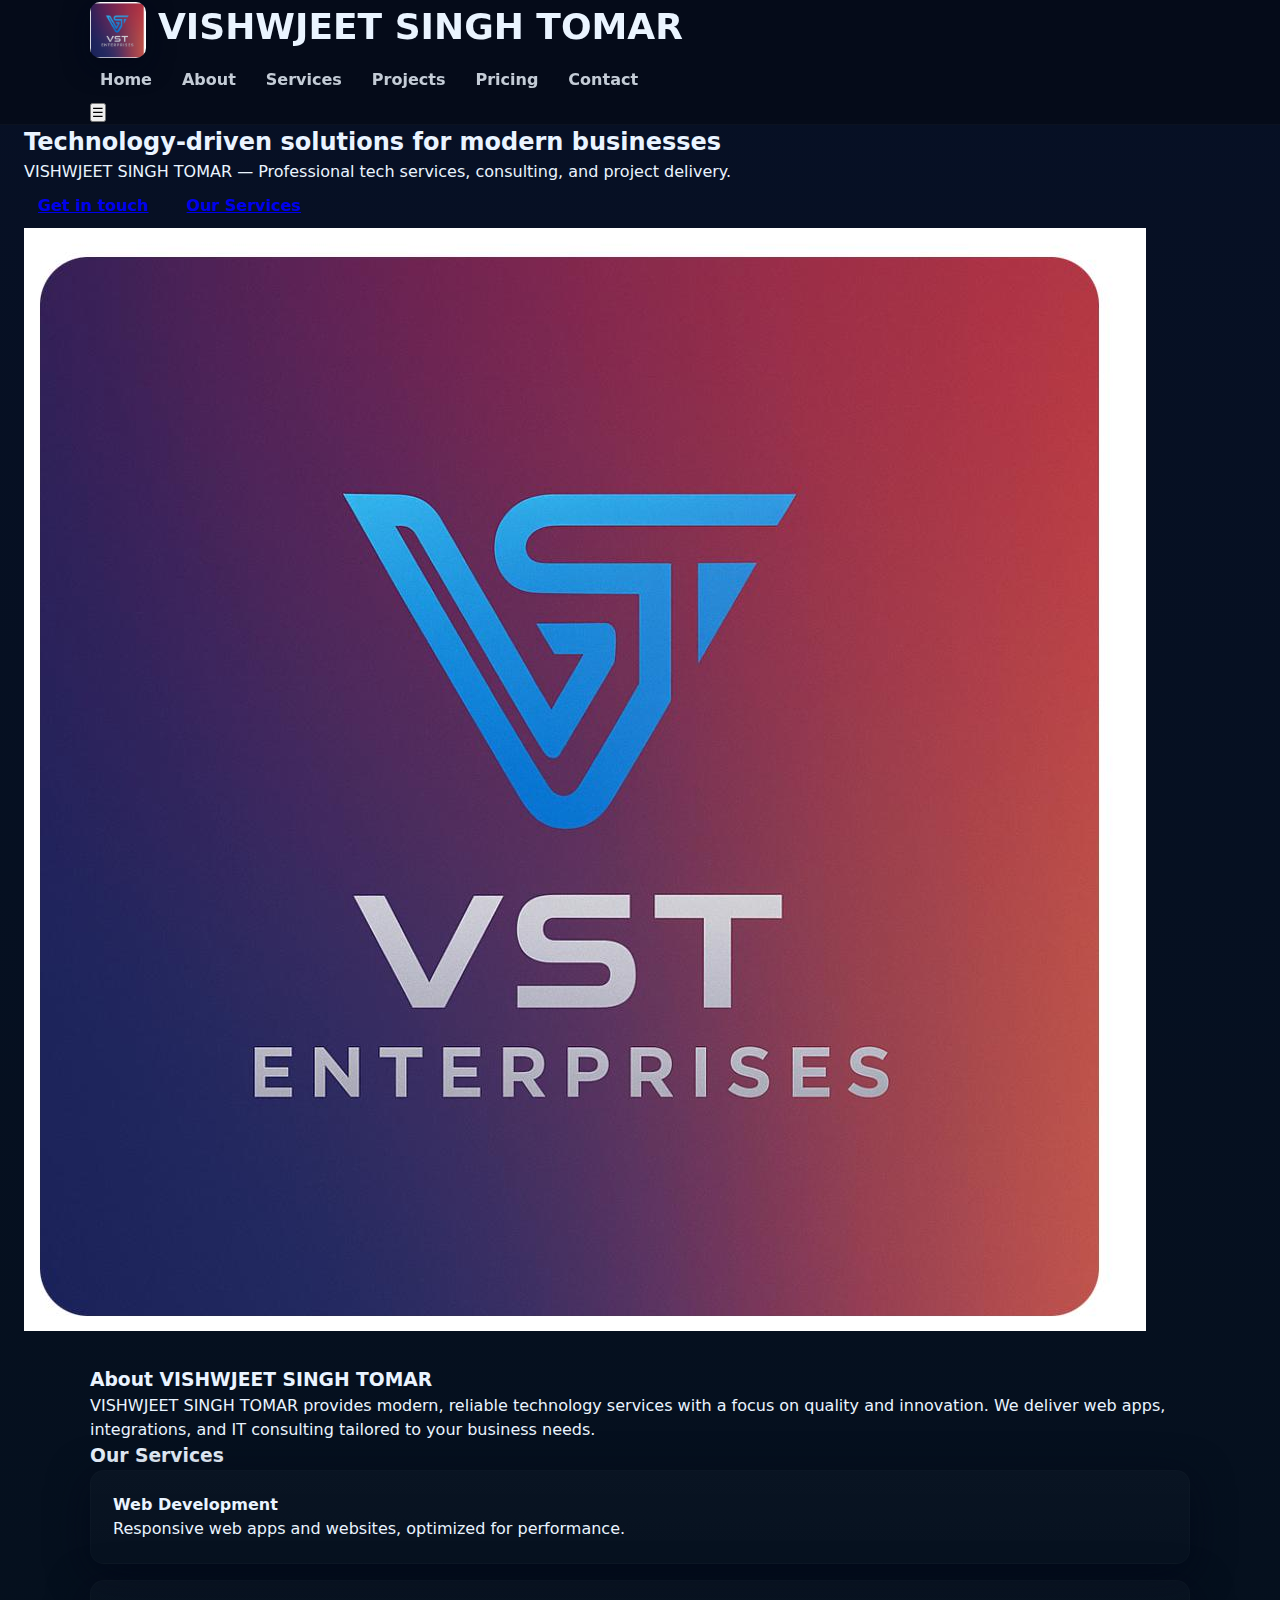
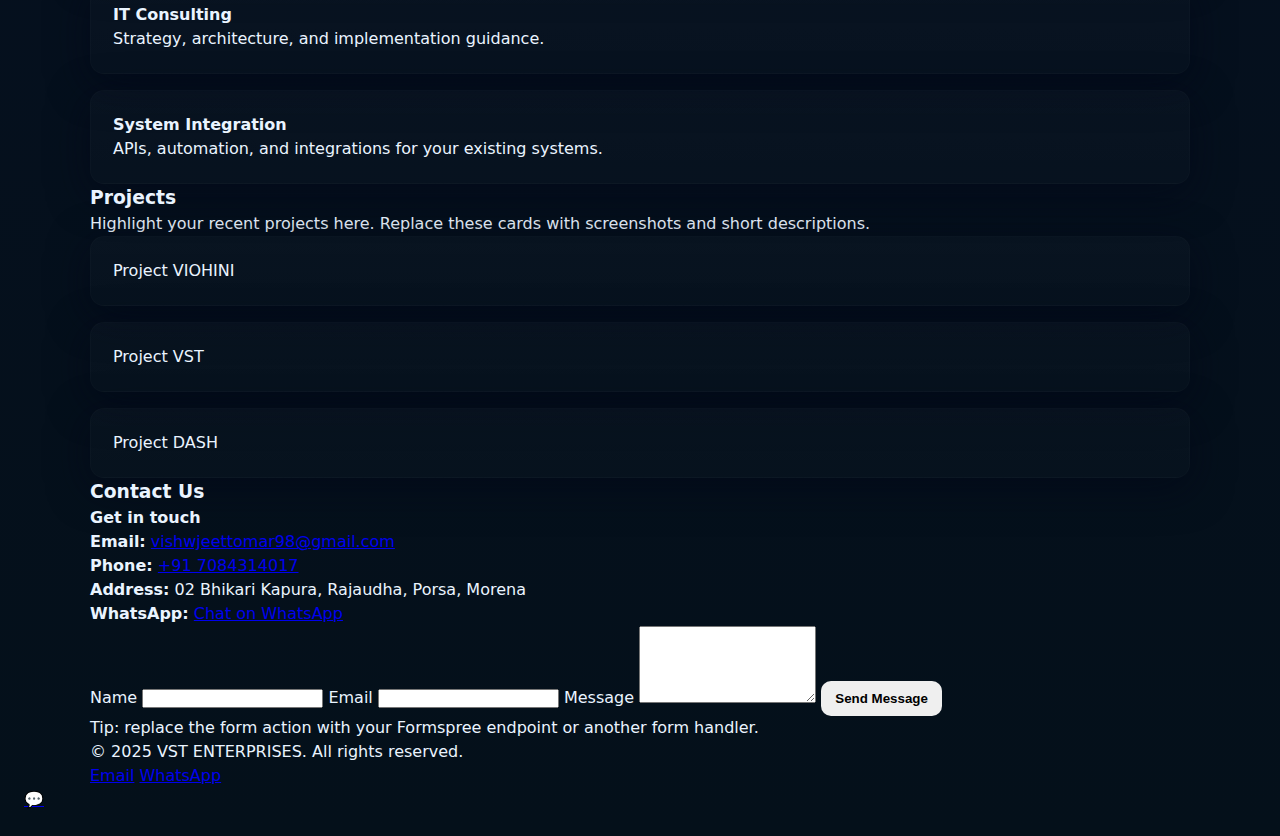
<file: index.html>
<!doctype html>
<html lang="en">
<head>
  <meta charset="utf-8" />
  <meta name="viewport" content="width=device-width,initial-scale=1" />
  <title>VISHWJEET SINGH TOMAR</title>
  <meta name="description" content="VISHWJEET SINGH TOMAR - Tech solutions and services" />
  <link rel="stylesheet" href="styles.css" />
</head>
<body>
  <header class="site-header">
    <div class="container">
      <div class="brand">
        <img src="assets/logo.png" alt="VST ENTERPRISES logo" class="logo" />
        <h1>VISHWJEET SINGH TOMAR</h1>
      </div>
      <nav class="nav">
    <a href="#home">Home</a>
    <a href="#about">About</a>
    <a href="#services">Services</a>
    <a href="#projects">Projects</a>
    <a href="pricing.html">Pricing</a>
    <a href="#contact">Contact</a>
</nav>

      </nav>
      <button class="menu-toggle" aria-label="Open menu">☰</button>
    </div>
  </header>

  <main>
    <section id="home" class="hero">
      <div class="container hero-inner">
        <div class="hero-text">
          <h2>Technology-driven solutions for modern businesses</h2>
          <p>VISHWJEET SINGH TOMAR — Professional tech services, consulting, and project delivery.</p>
          <div class="cta">
            <a class="btn" href="#contact">Get in touch</a>
            <a class="btn ghost" href="#services">Our Services</a>
          </div>
        </div>
        <div class="hero-image">
          <img src="assets/logo.png" alt="VST logo large" />
        </div>
      </div>
    </section>

    <section id="about" class="section">
      <div class="container">
        <h3>About VISHWJEET SINGH TOMAR</h3>
        <p>VISHWJEET SINGH TOMAR provides modern, reliable technology services with a focus on quality and innovation. We deliver web apps, integrations, and IT consulting tailored to your business needs.</p>
      </div>
    </section>

    <section id="services" class="section alt">
      <div class="container">
        <h3>Our Services</h3>
        <div class="grid">
          <div class="card"><h4>Web Development</h4><p>Responsive web apps and websites, optimized for performance.</p></div>
          <div class="card"><h4>IT Consulting</h4><p>Strategy, architecture, and implementation guidance.</p></div>
          <div class="card"><h4>System Integration</h4><p>APIs, automation, and integrations for your existing systems.</p></div>
        </div>
      </div>
    </section>

    <section id="projects" class="section">
      <div class="container">
        <h3>Projects</h3>
        <p>Highlight your recent projects here. Replace these cards with screenshots and short descriptions.</p>
        <div class="grid">
          <div class="card small">Project VIOHINI</div>
          <div class="card small">Project VST</div>
          <div class="card small">Project DASH</div>
        </div>
      </div>
    </section>

    <section id="contact" class="section contact-section">
      <div class="container">
        <h3>Contact Us</h3>
        <div class="contact-grid">
          <div class="contact-card">
            <h4>Get in touch</h4>
            <p><strong>Email:</strong> <a href="mailto:vishwjeettomar98@gmail.com">vishwjeettomar98@gmail.com</a></p>
            <p><strong>Phone:</strong> <a href="tel:+917084314017">+91 7084314017</a></p>
            <p><strong>Address:</strong> 02 Bhikari Kapura, Rajaudha, Porsa, Morena</p>
            <p><strong>WhatsApp:</strong> <a href="https://wa.me/917084314013" target="_blank">Chat on WhatsApp</a></p>
          </div>
          <div class="contact-card">
            <form id="contact-form" action="https://formspree.io/f/your-form-id" method="POST">
              <label for="name">Name</label>
              <input id="name" name="name" required />
              <label for="email">Email</label>
              <input id="email" name="email" type="email" required />
              <label for="message">Message</label>
              <textarea id="message" name="message" rows="5" required></textarea>
              <button type="submit" class="btn">Send Message</button>
              <p class="form-note">Tip: replace the form action with your Formspree endpoint or another form handler.</p>
            </form>
          </div>
        </div>
      </div>
    </section>
  </main>

  <footer class="site-footer">
    <div class="container">
      <p>© 2025 VST ENTERPRISES. All rights reserved.</p>
      <div class="social">
        <a href="mailto:vishwjeettomar98@gmail.com">Email</a>
        <a href="https://wa.me/917084314013" target="_blank">WhatsApp</a>
      </div>
    </div>
  </footer>

  <a class="whatsapp-float" href="https://wa.me/917084314013" target="_blank" aria-label="Chat on WhatsApp">💬</a>

  <script src="script.js"></script>
</body>
</html>
</file>
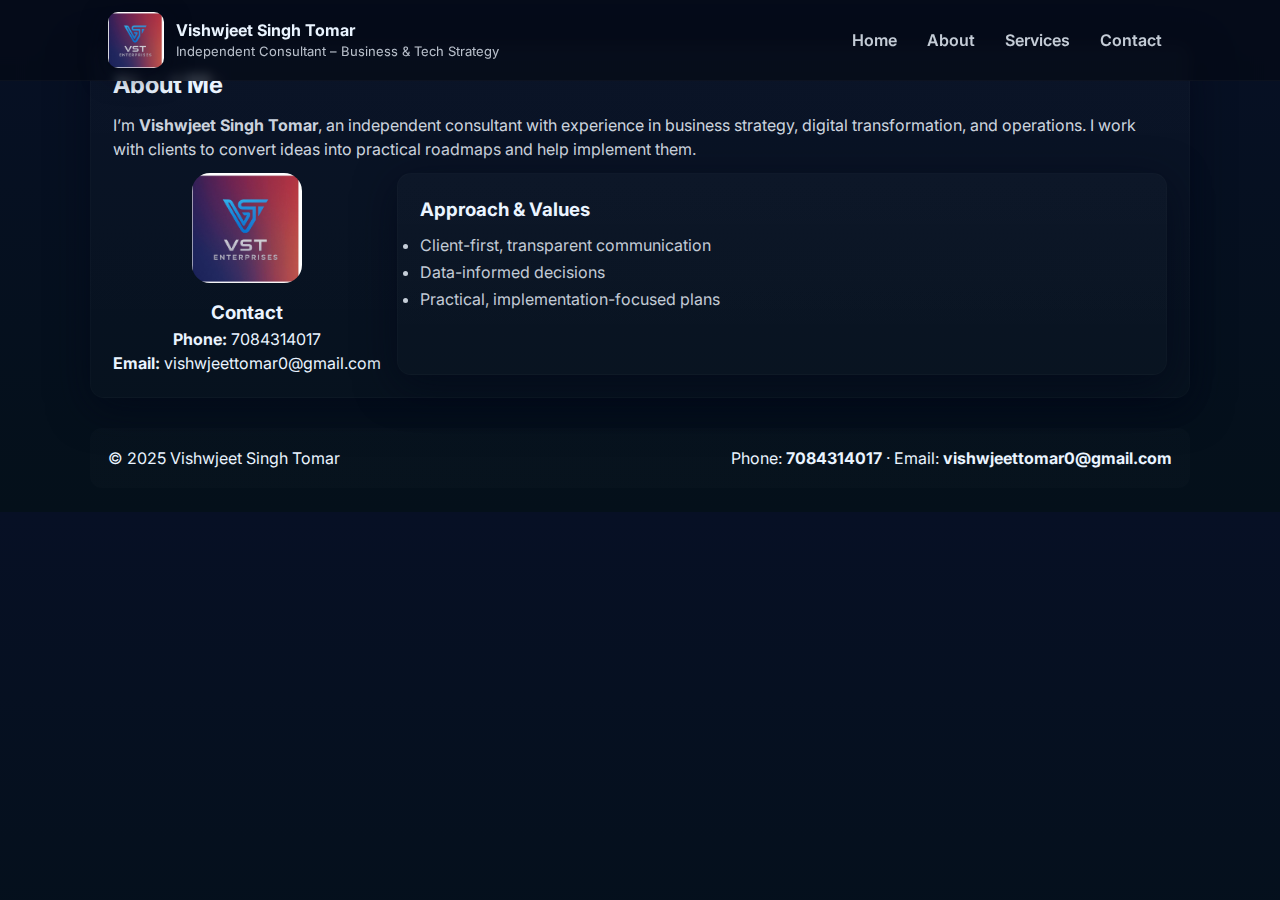
<file: about.html>
<!doctype html>
<html lang="en">
<head>
  <meta charset="utf-8"/>
  <meta name="viewport" content="width=device-width,initial-scale=1"/>
  <title>About — Vishwjeet Singh Tomar</title>
  <link href="https://fonts.googleapis.com/css2?family=Inter:wght@300;600;800&display=swap" rel="stylesheet">
  <link rel="stylesheet" href="/styles.css">

  <!-- SEO Meta -->
  <meta name="description" content="Independent Consultant – Vishwjeet Singh Tomar. Business & Tech Strategy, startup advisory, growth plans. Contact for consulting services.">
  <meta name="keywords" content="Vishwjeet Singh Tomar, consultant, business consultant India, startup advisory, growth strategy">
  <!-- OpenGraph -->
  <meta property="og:title" content="Vishwjeet Singh Tomar — Independent Consultant">
  <meta property="og:description" content="Business & Tech Strategy, startup advisory, growth plans. Contact for consultations.">
  <meta property="og:image" content="/assets/logo.png">
  <meta property="og:type" content="website">
  <!-- Twitter -->
  <meta name="twitter:card" content="summary_large_image">
  <meta name="twitter:title" content="Vishwjeet Singh Tomar — Independent Consultant">
  <meta name="twitter:description" content="Business & Tech Strategy, startup advisory, growth plans.">
  <meta name="twitter:image" content="/assets/logo.png">
  <!-- Google Analytics 4 (replace G-XXXXXXXXXX with your Measurement ID) -->
  <!-- Google Analytics -->
  <script async src="https://www.googletagmanager.com/gtag/js?id=G-XXXXXXXXXX"></script>
  <script>
    window.dataLayer = window.dataLayer || [];
    function gtag(){dataLayer.push(arguments);}
    gtag('js', new Date());
    gtag('config', 'G-XXXXXXXXXX');
  </script>

</head>
<body>
<header class="site-header">
  <div class="header-inner">
    <a class="brand" href="/index.html">
      <img src="/assets/logo.png" alt="logo">
      <div>
        <div class="title">Vishwjeet Singh Tomar</div>
        <div style="font-size:13px;color:rgba(230,238,248,0.8)">Independent Consultant – Business & Tech Strategy</div>
      </div>
    </a>
    <nav class="nav">
      <a href="/index.html">Home</a>
      <a href="/about.html">About</a>
      <a href="/services.html">Services</a>
      <a href="/contact.html">Contact</a>
    </nav>
  </div>
</header>
<main class="container">
  <section class="card section fade-up" style="margin-top:20px">
    <h2>About Me</h2>
    <p style="margin-top:10px;color:rgba(230,238,248,0.9)">
      I’m <strong>Vishwjeet Singh Tomar</strong>, an independent consultant with experience in business strategy, digital transformation, and operations. I work with clients to convert ideas into practical roadmaps and help implement them.
    </p>
    <div style="display:flex;gap:16px;margin-top:12px;flex-wrap:wrap">
      <div style="min-width:220px;text-align:center" class="profile">
        <img src="/assets/logo.png" alt="logo">
        <h3>Contact</h3>
        <p><strong>Phone:</strong> 7084314017<br><strong>Email:</strong> vishwjeettomar0@gmail.com</p>
      </div>
      <div style="flex:1" class="card">
        <h3>Approach & Values</h3>
        <ul style="margin-top:8px;color:rgba(230,238,248,0.85);line-height:1.7">
          <li>Client-first, transparent communication</li>
          <li>Data-informed decisions</li>
          <li>Practical, implementation-focused plans</li>
        </ul>
      </div>
    </div>
  </section>

</main>
<footer class="container">
  <div class="footer">
    <div>© 2025 Vishwjeet Singh Tomar</div>
    <div>Phone: <strong>7084314017</strong> · Email: <strong>vishwjeettomar0@gmail.com</strong></div>
  </div>
</footer>
<script src="/script.js"></script>
</body>
</html>
</file>
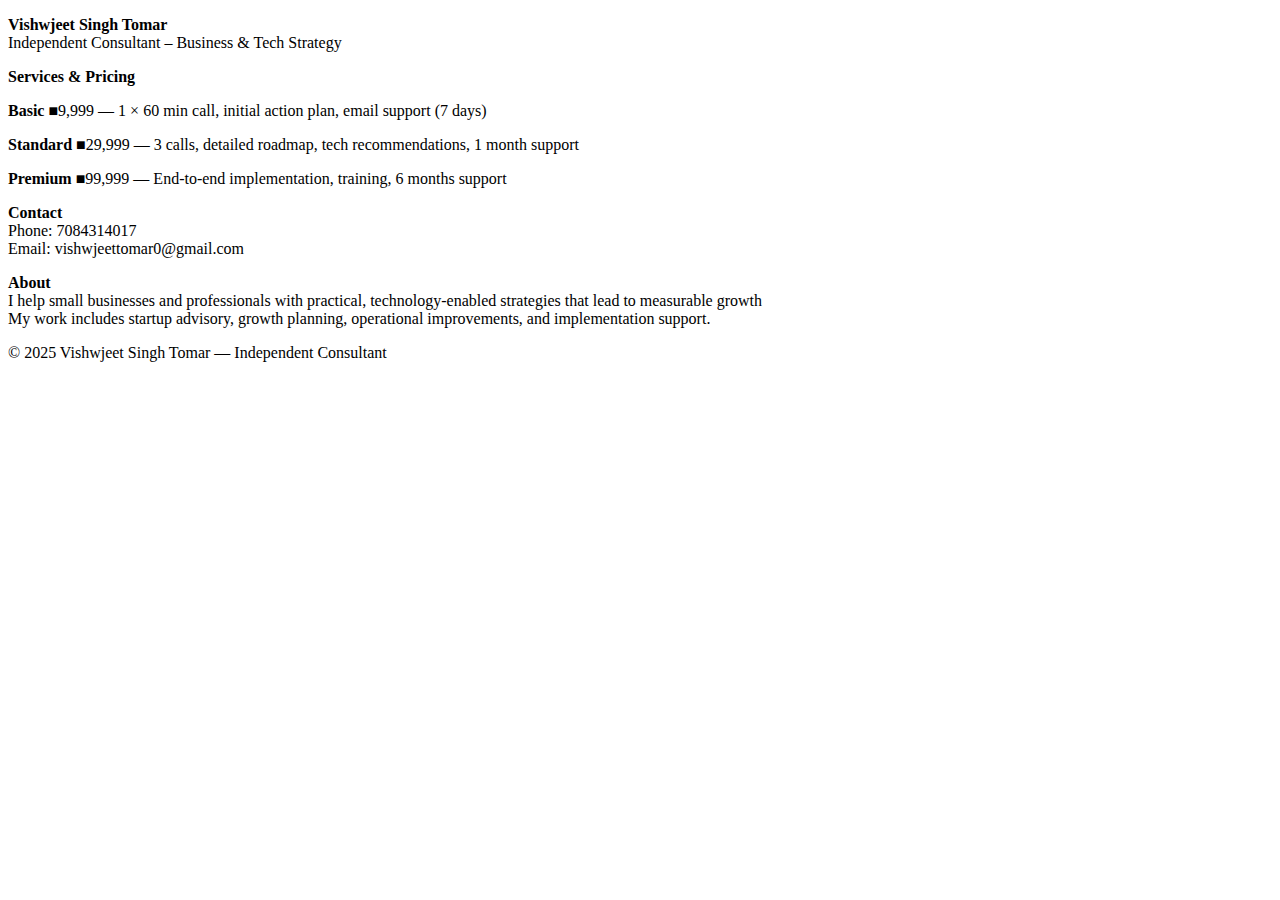
<file: brochure (1).html>
<!DOCTYPE html PUBLIC "-//W3C//DTD HTML 4.01 Transitional//EN"
"http://www.w3.org/TR/html4/loose.dtd">
<html><head><title>untitled</title>
<meta http-equiv="Content-Type" content="text/html; charset=UTF-8">
</head>
<body>
<div style="page-break-before:always; page-break-after:always"><div><p><b>Vishwjeet Singh Tomar<br/></b>Independent Consultant &#8211; Business &amp; Tech Strategy<br/></p>
<p><b>Services &amp; Pricing<br/></b></p>
<p><b>Basic </b>&#9632;9,999 &#8212; 1 &#215; 60 min call, initial action plan, email support (7 days)<br/></p>
<p><b>Standard </b>&#9632;29,999 &#8212; 3 calls, detailed roadmap, tech recommendations, 1 month support<br/></p>
<p><b>Premium </b>&#9632;99,999 &#8212; End-to-end implementation, training, 6 months support<br/></p>
<p><b>Contact<br/></b>Phone: 7084314017<br/>Email: vishwjeettomar0@gmail.com<br/></p>
<p><b>About<br/></b>I help small businesses and professionals with practical, technology-enabled strategies that lead to measurable growth<br/>My work includes startup advisory, growth planning, operational improvements, and implementation support.<br/></p>
<p>&#169; 2025 Vishwjeet Singh Tomar &#8212; Independent Consultant</p>

</div></div>
</body></html>
</file>
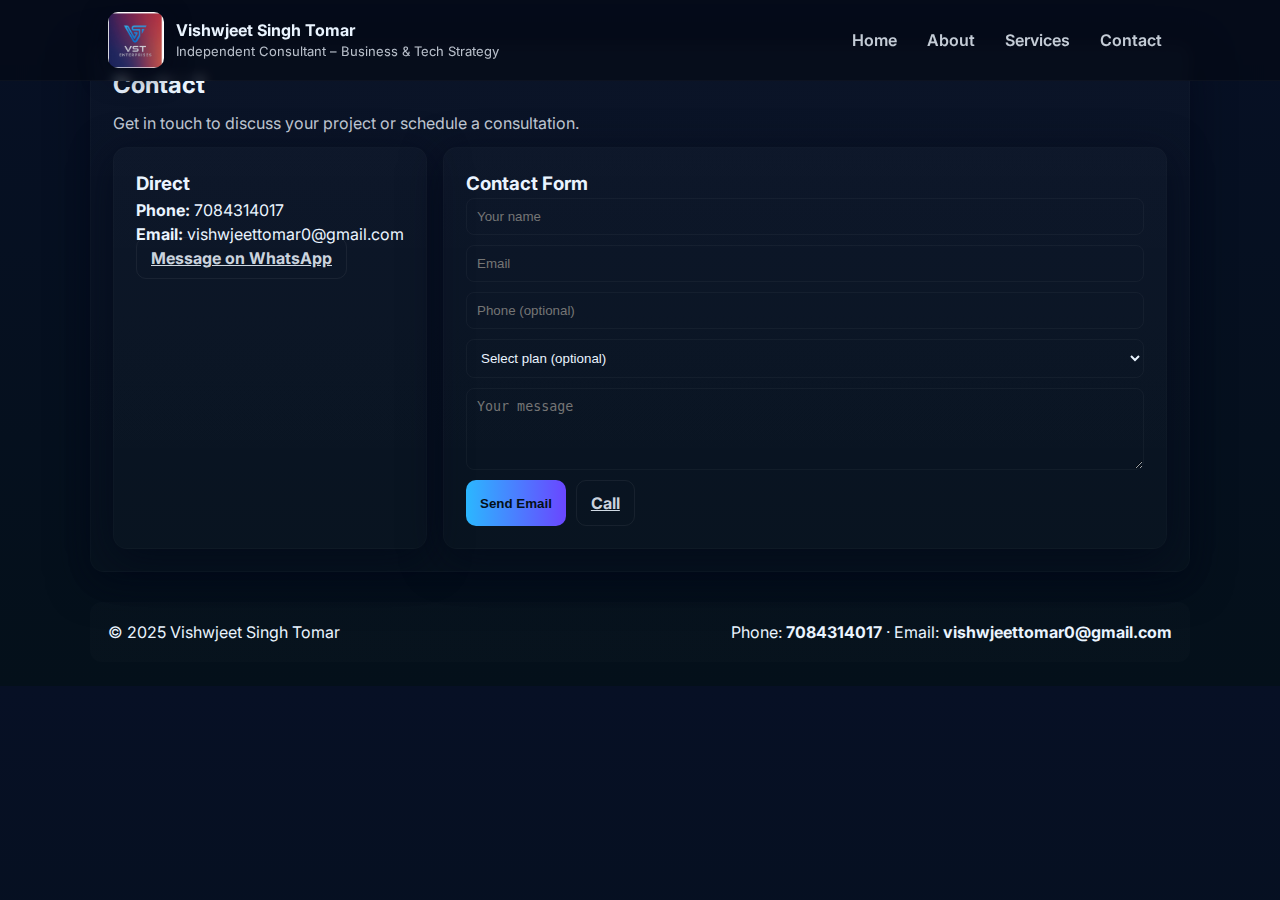
<file: contact.html>
<!doctype html>
<html lang="en">
<head>
  <meta charset="utf-8"/>
  <meta name="viewport" content="width=device-width,initial-scale=1"/>
  <title>Contact — Vishwjeet Singh Tomar</title>
  <link href="https://fonts.googleapis.com/css2?family=Inter:wght@300;600;800&display=swap" rel="stylesheet">
  <link rel="stylesheet" href="/styles.css">

  <!-- SEO Meta -->
  <meta name="description" content="Independent Consultant – Vishwjeet Singh Tomar. Business & Tech Strategy, startup advisory, growth plans. Contact for consulting services.">
  <meta name="keywords" content="Vishwjeet Singh Tomar, consultant, business consultant India, startup advisory, growth strategy">
  <!-- OpenGraph -->
  <meta property="og:title" content="Vishwjeet Singh Tomar — Independent Consultant">
  <meta property="og:description" content="Business & Tech Strategy, startup advisory, growth plans. Contact for consultations.">
  <meta property="og:image" content="/assets/logo.png">
  <meta property="og:type" content="website">
  <!-- Twitter -->
  <meta name="twitter:card" content="summary_large_image">
  <meta name="twitter:title" content="Vishwjeet Singh Tomar — Independent Consultant">
  <meta name="twitter:description" content="Business & Tech Strategy, startup advisory, growth plans.">
  <meta name="twitter:image" content="/assets/logo.png">
  <!-- Google Analytics 4 (replace G-XXXXXXXXXX with your Measurement ID) -->
  <!-- Google Analytics -->
  <script async src="https://www.googletagmanager.com/gtag/js?id=G-XXXXXXXXXX"></script>
  <script>
    window.dataLayer = window.dataLayer || [];
    function gtag(){dataLayer.push(arguments);}
    gtag('js', new Date());
    gtag('config', 'G-XXXXXXXXXX');
  </script>

</head>
<body>
<header class="site-header">
  <div class="header-inner">
    <a class="brand" href="/index.html">
      <img src="/assets/logo.png" alt="logo">
      <div>
        <div class="title">Vishwjeet Singh Tomar</div>
        <div style="font-size:13px;color:rgba(230,238,248,0.8)">Independent Consultant – Business & Tech Strategy</div>
      </div>
    </a>
    <nav class="nav">
      <a href="/index.html">Home</a>
      <a href="/about.html">About</a>
      <a href="/services.html">Services</a>
      <a href="/contact.html">Contact</a>
    </nav>
  </div>
</header>
<main class="container">
  <section class="card section fade-up" style="margin-top:20px">
    <h2>Contact</h2>
    <p style="margin-top:8px;color:rgba(230,238,248,0.85)">Get in touch to discuss your project or schedule a consultation.</p>
    <div style="display:flex;gap:16px;flex-wrap:wrap;margin-top:12px">
      <div style="min-width:260px" class="card">
        <h3>Direct</h3>
        <p><strong>Phone:</strong> 7084314017<br><strong>Email:</strong> vishwjeettomar0@gmail.com</p>
        <p><a class="btn btn-outline" href="https://wa.me/917084314017?text=Hello%20Vishwjeet%2C%20I%20would%20like%20to%20discuss%20a%20project" target="_blank">Message on WhatsApp</a></p>
      </div>
      <div style="flex:1" class="card">
        <h3>Contact Form</h3>
        <form action="mailto:vishwjeettomar0@gmail.com" method="get" style="display:grid;gap:10px">
          <input name="name" placeholder="Your name" required style="padding:10px;border-radius:8px;border:1px solid rgba(255,255,255,0.04);background:transparent;color:inherit">
          <input name="email" placeholder="Email" required style="padding:10px;border-radius:8px;border:1px solid rgba(255,255,255,0.04);background:transparent;color:inherit">
          <input name="phone" placeholder="Phone (optional)" style="padding:10px;border-radius:8px;border:1px solid rgba(255,255,255,0.04);background:transparent;color:inherit">
          <select name="plan" style="padding:10px;border-radius:8px;border:1px solid rgba(255,255,255,0.04);background:transparent;color:inherit">
            <option value="">Select plan (optional)</option>
            <option value="basic">Basic - ₹9,999</option>
            <option value="standard">Standard - ₹29,999</option>
            <option value="premium">Premium - ₹99,999</option>
          </select>
          <textarea name="message" placeholder="Your message" rows="4" style="padding:10px;border-radius:8px;border:1px solid rgba(255,255,255,0.04);background:transparent;color:inherit"></textarea>
          <div style="display:flex;gap:10px">
            <button class="btn btn-primary" type="submit">Send Email</button>
            <a class="btn btn-outline" href="tel:+917084314017">Call</a>
          </div>
        </form>
      </div>
    </div>
  </section>

</main>
<footer class="container">
  <div class="footer">
    <div>© 2025 Vishwjeet Singh Tomar</div>
    <div>Phone: <strong>7084314017</strong> · Email: <strong>vishwjeettomar0@gmail.com</strong></div>
  </div>
</footer>
<script src="/script.js"></script>
</body>
</html>
</file>
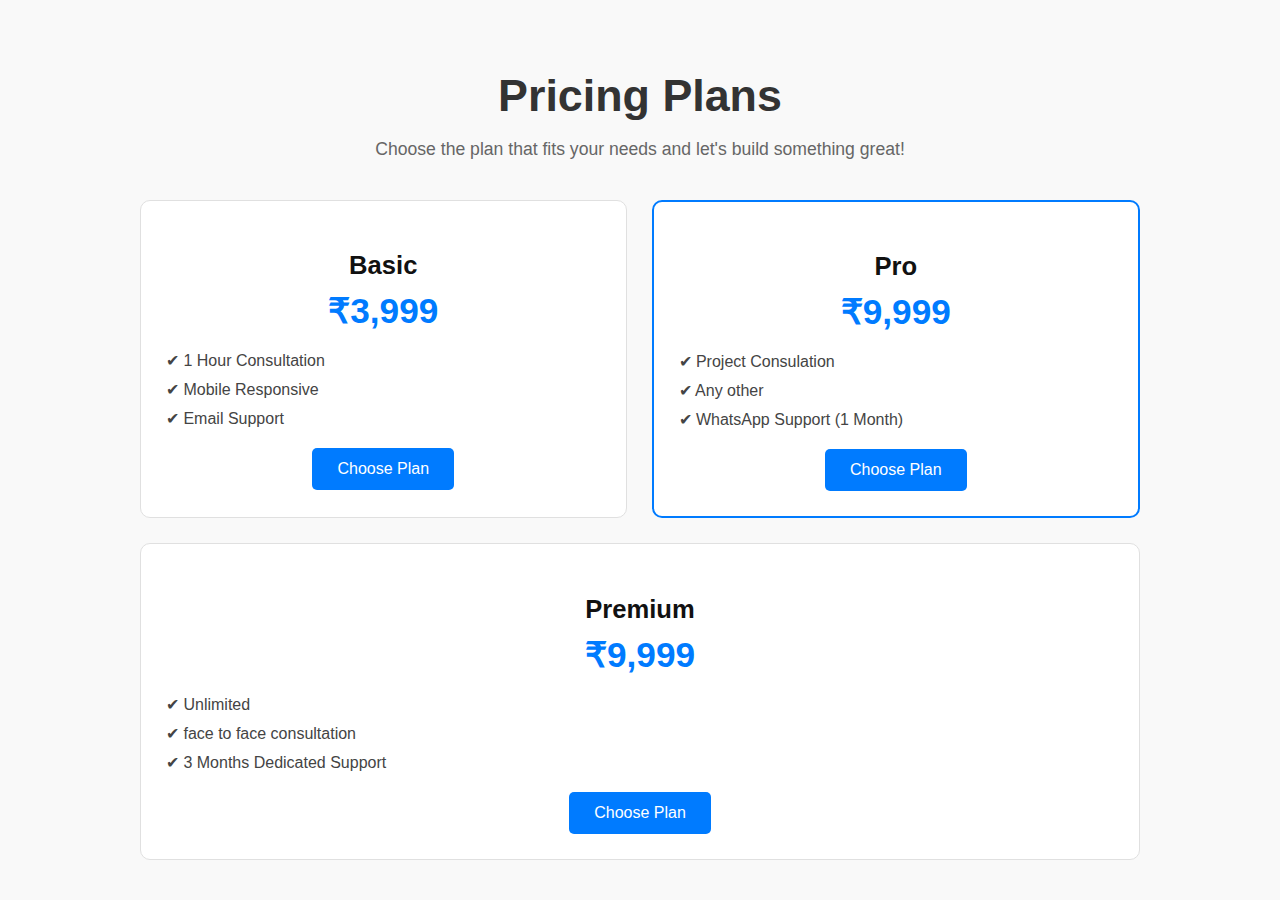
<file: pricing.html>
<!DOCTYPE html>
<html lang="en">
<head>
  <meta charset="UTF-8" />
  <meta name="viewport" content="width=device-width, initial-scale=1.0" />
  <title>Pricing | Vishwjeet Singh Tomar</title>

  <style>
    body {
      font-family: Arial, sans-serif;
      margin: 0;
      background: #f9f9f9;
    }

    .container {
      max-width: 1000px;
      margin: auto;
      padding: 40px 20px;
      text-align: center;
    }

    h1 {
      font-size: 2.8rem;
      margin-bottom: 10px;
      color: #333;
    }

    p {
      color: #666;
      margin-bottom: 40px;
      font-size: 1.1rem;
    }

    .pricing-cards {
      display: flex;
      justify-content: center;
      flex-wrap: wrap;
      gap: 25px;
    }

    .card {
      background: white;
      flex: 1 1 280px;
      padding: 25px;
      border-radius: 10px;
      border: 1px solid #e0e0e0;
      transition: 0.3s;
    }

    .card:hover {
      transform: translateY(-5px);
      box-shadow: 0 6px 15px rgba(0,0,0,0.1);
    }

    .card h3 {
      margin-bottom: 10px;
      font-size: 1.6rem;
      color: #111;
    }

    .price {
      font-size: 2.2rem;
      margin-bottom: 15px;
      font-weight: bold;
      color: #007bff;
    }

    ul {
      list-style: none;
      padding: 0;
      text-align: left;
      margin: 20px 0;
      color: #444;
    }

    ul li {
      margin-bottom: 10px;
    }

    .btn {
      display: inline-block;
      padding: 12px 25px;
      background: #007bff;
      color: #fff;
      text-decoration: none;
      border-radius: 5px;
      transition: 0.3s;
    }

    .btn:hover {
      background: #0056b3;
    }

    @media (max-width: 768px) {
      .pricing-cards {
        flex-direction: column;
      }
    }
  </style>
</head>

<body>

  <div class="container">
    <h1>Pricing Plans</h1>
    <p>Choose the plan that fits your needs and let's build something great!</p>

    <div class="pricing-cards">

      <div class="card">
        <h3>Basic</h3>
        <div class="price">₹3,999</div>
        <ul>
          <li>✔ 1 Hour Consultation</li>
          <li>✔ Mobile Responsive</li>
          <li>✔ Email Support</li>
        </ul>
        <a href="contact.html" class="btn">Choose Plan</a>
      </div>

      <div class="card" style="border: 2px solid #007bff;">
        <h3>Pro</h3>
        <div class="price">₹9,999</div>
        <ul>
          <li>✔ Project Consulation</li>
          <li>✔ Any other</li>
          <li>✔ WhatsApp Support (1 Month)</li>
        </ul>
        <a href="contact.html" class="btn">Choose Plan</a>
      </div>

      <div class="card">
        <h3>Premium</h3>
        <div class="price">₹9,999</div>
        <ul>
          <li>✔ Unlimited </li>
          <li>✔ face to face consultation</li>
          <li>✔ 3 Months Dedicated Support</li>
        </ul>
        <a href="contact.html" class="btn">Choose Plan</a>
      </div>

    </div>
  </div>

</body>
</html>
</file>
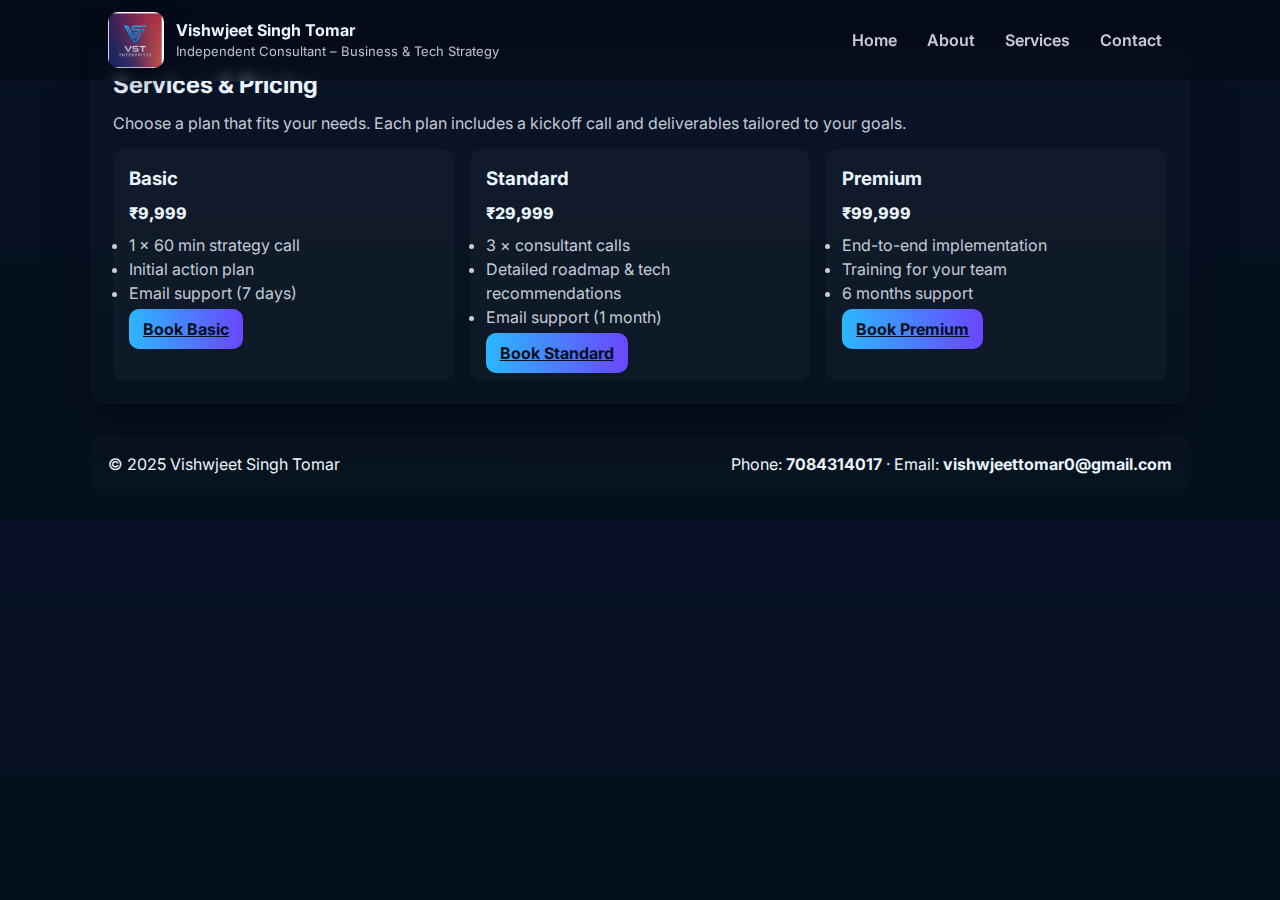
<file: services.html>
<!doctype html>
<html lang="en">
<head>
  <meta charset="utf-8"/>
  <meta name="viewport" content="width=device-width,initial-scale=1"/>
  <title>Services — Vishwjeet Singh Tomar</title>
  <link href="https://fonts.googleapis.com/css2?family=Inter:wght@300;600;800&display=swap" rel="stylesheet">
  <link rel="stylesheet" href="/styles.css">

  <!-- SEO Meta -->
  <meta name="description" content="Independent Consultant – Vishwjeet Singh Tomar. Business & Tech Strategy, startup advisory, growth plans. Contact for consulting services.">
  <meta name="keywords" content="Vishwjeet Singh Tomar, consultant, business consultant India, startup advisory, growth strategy">
  <!-- OpenGraph -->
  <meta property="og:title" content="Vishwjeet Singh Tomar — Independent Consultant">
  <meta property="og:description" content="Business & Tech Strategy, startup advisory, growth plans. Contact for consultations.">
  <meta property="og:image" content="/assets/logo.png">
  <meta property="og:type" content="website">
  <!-- Twitter -->
  <meta name="twitter:card" content="summary_large_image">
  <meta name="twitter:title" content="Vishwjeet Singh Tomar — Independent Consultant">
  <meta name="twitter:description" content="Business & Tech Strategy, startup advisory, growth plans.">
  <meta name="twitter:image" content="/assets/logo.png">
  <!-- Google Analytics 4 (replace G-XXXXXXXXXX with your Measurement ID) -->
  <!-- Google Analytics -->
  <script async src="https://www.googletagmanager.com/gtag/js?id=G-XXXXXXXXXX"></script>
  <script>
    window.dataLayer = window.dataLayer || [];
    function gtag(){dataLayer.push(arguments);}
    gtag('js', new Date());
    gtag('config', 'G-XXXXXXXXXX');
  </script>

</head>
<body>
<header class="site-header">
  <div class="header-inner">
    <a class="brand" href="/index.html">
      <img src="/assets/logo.png" alt="logo">
      <div>
        <div class="title">Vishwjeet Singh Tomar</div>
        <div style="font-size:13px;color:rgba(230,238,248,0.8)">Independent Consultant – Business & Tech Strategy</div>
      </div>
    </a>
    <nav class="nav">
      <a href="/index.html">Home</a>
      <a href="/about.html">About</a>
      <a href="/services.html">Services</a>
      <a href="/contact.html">Contact</a>
    </nav>
  </div>
</header>
<main class="container">
  <section class="card section fade-up" style="margin-top:20px">
    <h2>Services & Pricing</h2>
    <p style="margin-top:8px;color:rgba(230,238,248,0.85)">Choose a plan that fits your needs. Each plan includes a kickoff call and deliverables tailored to your goals.</p>
    <div class="grid cols-3" style="margin-top:14px">
      <div class="service-card">
        <h3>Basic</h3>
        <div style="font-weight:800;margin:8px 0">₹9,999</div>
        <ul style="color:rgba(230,238,248,0.85)">
          <li>1 × 60 min strategy call</li>
          <li>Initial action plan</li>
          <li>Email support (7 days)</li>
        </ul>
        <div style="margin-top:12px"><a class="btn btn-primary" href="/contact.html?plan=basic">Book Basic</a></div>
      </div>
      <div class="service-card">
        <h3>Standard</h3>
        <div style="font-weight:800;margin:8px 0">₹29,999</div>
        <ul style="color:rgba(230,238,248,0.85)">
          <li>3 × consultant calls</li>
          <li>Detailed roadmap & tech recommendations</li>
          <li>Email support (1 month)</li>
        </ul>
        <div style="margin-top:12px"><a class="btn btn-primary" href="/contact.html?plan=standard">Book Standard</a></div>
      </div>
      <div class="service-card">
        <h3>Premium</h3>
        <div style="font-weight:800;margin:8px 0">₹99,999</div>
        <ul style="color:rgba(230,238,248,0.85)">
          <li>End-to-end implementation</li>
          <li>Training for your team</li>
          <li>6 months support</li>
        </ul>
        <div style="margin-top:12px"><a class="btn btn-primary" href="/contact.html?plan=premium">Book Premium</a></div>
      </div>
    </div>
  </section>

</main>
<footer class="container">
  <div class="footer">
    <div>© 2025 Vishwjeet Singh Tomar</div>
    <div>Phone: <strong>7084314017</strong> · Email: <strong>vishwjeettomar0@gmail.com</strong></div>
  </div>
</footer>
<script src="/script.js"></script>
</body>
</html>
</file>
<file: styles.css>
:root{
  --bg:#071025;
  --panel: rgba(255,255,255,0.03);
  --glass: rgba(255,255,255,0.04);
  --accent-start:#2bb7ff;
  --accent-end:#6a46ff;
  --maxw:1100px;
  font-family: Inter, system-ui, -apple-system, "Segoe UI", Roboto, Arial;
}
*{box-sizing:border-box;margin:0;padding:0}
body{background:linear-gradient(180deg,var(--bg), #04101a);color:#eaf4ff;line-height:1.5;padding:24px}
.container{max-width:var(--maxw);margin:0 auto}
header.site-header{position:fixed;left:0;right:0;top:0;background:rgba(4,8,16,0.55);backdrop-filter:blur(6px);border-bottom:1px solid rgba(255,255,255,0.03);z-index:40}
.header-inner{max-width:var(--maxw);margin:0 auto;display:flex;align-items:center;justify-content:space-between;padding:12px 18px}
.brand{display:flex;align-items:center;gap:12px;text-decoration:none;color:inherit}
.brand img{width:56px;height:56px;border-radius:10px;object-fit:cover;box-shadow:0 8px 26px rgba(2,6,23,0.6)}
.brand .title{font-weight:700}
.nav{display:flex;gap:10px;align-items:center}
.nav a{color:rgba(230,238,248,0.85);text-decoration:none;padding:8px 10px;border-radius:8px;font-weight:600;transition:all .16s ease}
.nav a:hover{transform:translateY(-3px);color:white}
.hero{padding-top:100px;display:grid;grid-template-columns:1fr 380px;gap:28px;align-items:start;margin-bottom:28px}
.card{background:linear-gradient(180deg, rgba(255,255,255,0.02), rgba(255,255,255,0.01));padding:22px;border-radius:14px;box-shadow:0 10px 40px rgba(2,6,23,0.6);border:1px solid rgba(255,255,255,0.02)}
h1{font-size:36px;margin-bottom:6px}
.lead{color:rgba(230,238,248,0.9);margin-bottom:12px}
.cta{display:flex;gap:10px}
.btn{padding:10px 14px;border-radius:10px;border:0;cursor:pointer;font-weight:700}
.btn-primary{background:linear-gradient(90deg,var(--accent-start),var(--accent-end));color:#04101a}
.btn-outline{background:transparent;border:1px solid rgba(255,255,255,0.06);color:rgba(230,238,248,0.9)}

/* services */
.grid{display:grid;gap:16px}
.cols-3{grid-template-columns:repeat(3,1fr)}
.service-card{padding:16px;border-radius:12px;background:var(--panel)}

/* small */
.profile img{width:110px;height:110px;border-radius:18px;object-fit:cover;margin-bottom:10px}
.footer{margin-top:30px;padding:18px;border-radius:12px;background:linear-gradient(180deg, rgba(255,255,255,0.01), rgba(255,255,255,0.01));display:flex;justify-content:space-between;align-items:center}

/* subtle animations */
.fade-up{animation:fadeUp .6s ease both}
@keyframes fadeUp{from{opacity:0;transform:translateY(10px)}to{opacity:1;transform:none}}

/* responsive */
@media (max-width:900px){
  .hero{grid-template-columns:1fr}
  .cols-3{grid-template-columns:1fr}
  .nav{display:none}
  header.site-header{padding:6px 0}
}
</file>
